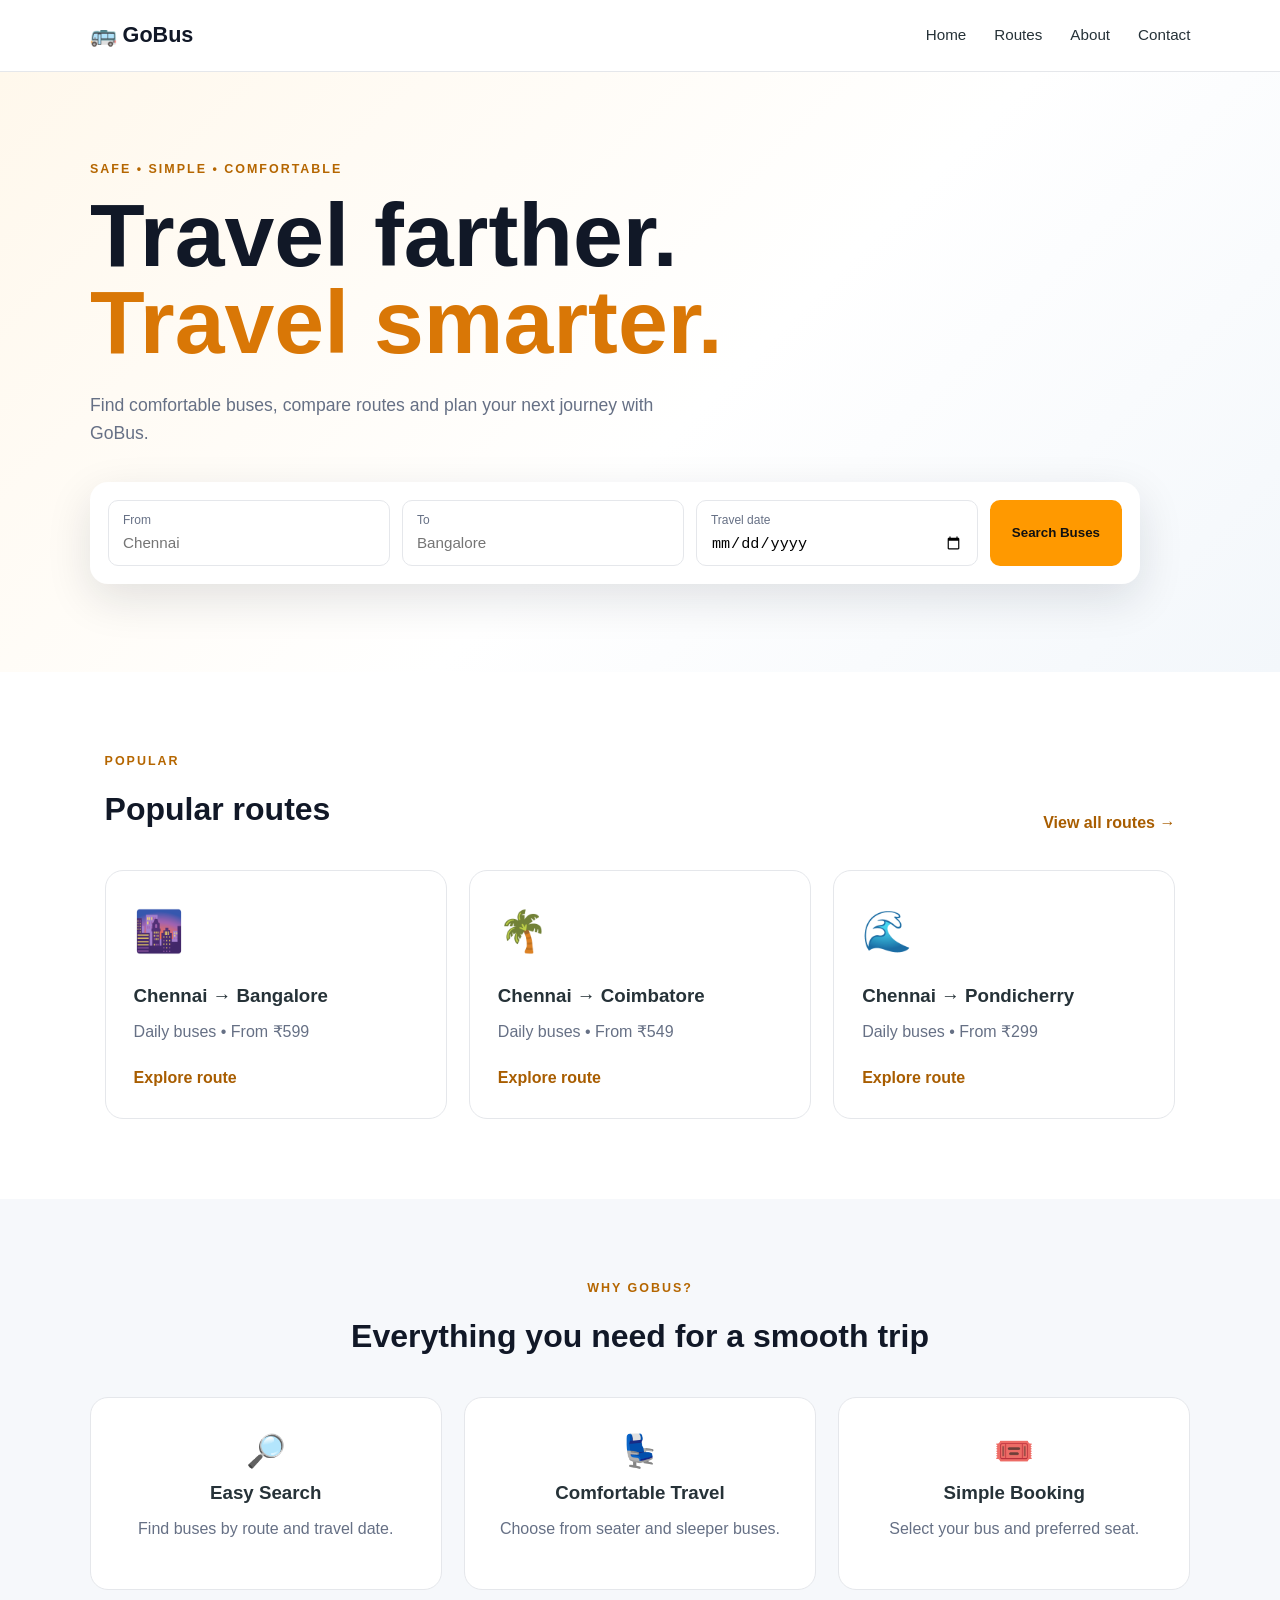
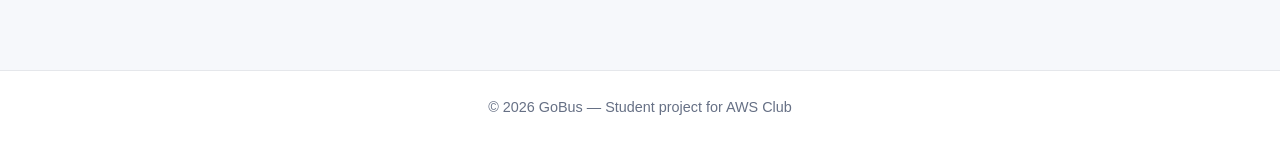
<file: index.html>
<!DOCTYPE html>
<html lang="en">
<head>
  <meta charset="UTF-8">
  <meta name="viewport" content="width=device-width, initial-scale=1.0">
  <title>GoBus | Travel Made Easy</title>
  <link rel="stylesheet" href="style.css">
</head>
<body>
  <header>
    <nav class="navbar">
      <a href="index.html" class="logo">🚌 GoBus</a>
      <div class="nav-links">
        <a href="index.html">Home</a>
        <a href="routes.html">Routes</a>
        <a href="about.html">About</a>
        <a href="contact.html">Contact</a>
      </div>
    </nav>
  </header>

  <main>
    <section class="hero">
      <div class="hero-content">
        <p class="eyebrow">SAFE • SIMPLE • COMFORTABLE</p>
        <h1>Travel farther.<br><span>Travel smarter.</span></h1>
        <p class="hero-text">Find comfortable buses, compare routes and plan your next journey with GoBus.</p>

        <form class="search-box" action="routes.html">
          <div class="field">
            <label for="from">From</label>
            <input id="from" name="from" type="text" placeholder="Chennai">
          </div>
          <div class="field">
            <label for="to">To</label>
            <input id="to" name="to" type="text" placeholder="Bangalore">
          </div>
          <div class="field">
            <label for="date">Travel date</label>
            <input id="date" name="date" type="date">
          </div>
          <button class="btn" type="submit">Search Buses</button>
        </form>
      </div>
    </section>

    <section class="section">
      <div class="section-heading">
        <div>
          <p class="eyebrow">POPULAR</p>
          <h2>Popular routes</h2>
        </div>
        <a href="routes.html" class="text-link">View all routes →</a>
      </div>

      <div class="route-grid">
        <article class="route-card">
          <div class="route-icon">🌆</div>
          <h3>Chennai → Bangalore</h3>
          <p>Daily buses • From ₹599</p>
          <a href="routes.html" class="card-link">Explore route</a>
        </article>
        <article class="route-card">
          <div class="route-icon">🌴</div>
          <h3>Chennai → Coimbatore</h3>
          <p>Daily buses • From ₹549</p>
          <a href="routes.html" class="card-link">Explore route</a>
        </article>
        <article class="route-card">
          <div class="route-icon">🌊</div>
          <h3>Chennai → Pondicherry</h3>
          <p>Daily buses • From ₹299</p>
          <a href="routes.html" class="card-link">Explore route</a>
        </article>
      </div>
    </section>

    <section class="section light-section">
      <div class="section-heading centered">
        <div>
          <p class="eyebrow">WHY GOBUS?</p>
          <h2>Everything you need for a smooth trip</h2>
        </div>
      </div>
      <div class="features">
        <div class="feature"><span>🔎</span><h3>Easy Search</h3><p>Find buses by route and travel date.</p></div>
        <div class="feature"><span>💺</span><h3>Comfortable Travel</h3><p>Choose from seater and sleeper buses.</p></div>
        <div class="feature"><span>🎟️</span><h3>Simple Booking</h3><p>Select your bus and preferred seat.</p></div>
      </div>
    </section>
  </main>

  <footer>
    <p>© 2026 GoBus — Student project for AWS Club</p>
  </footer>
</body>
</html>
</file>
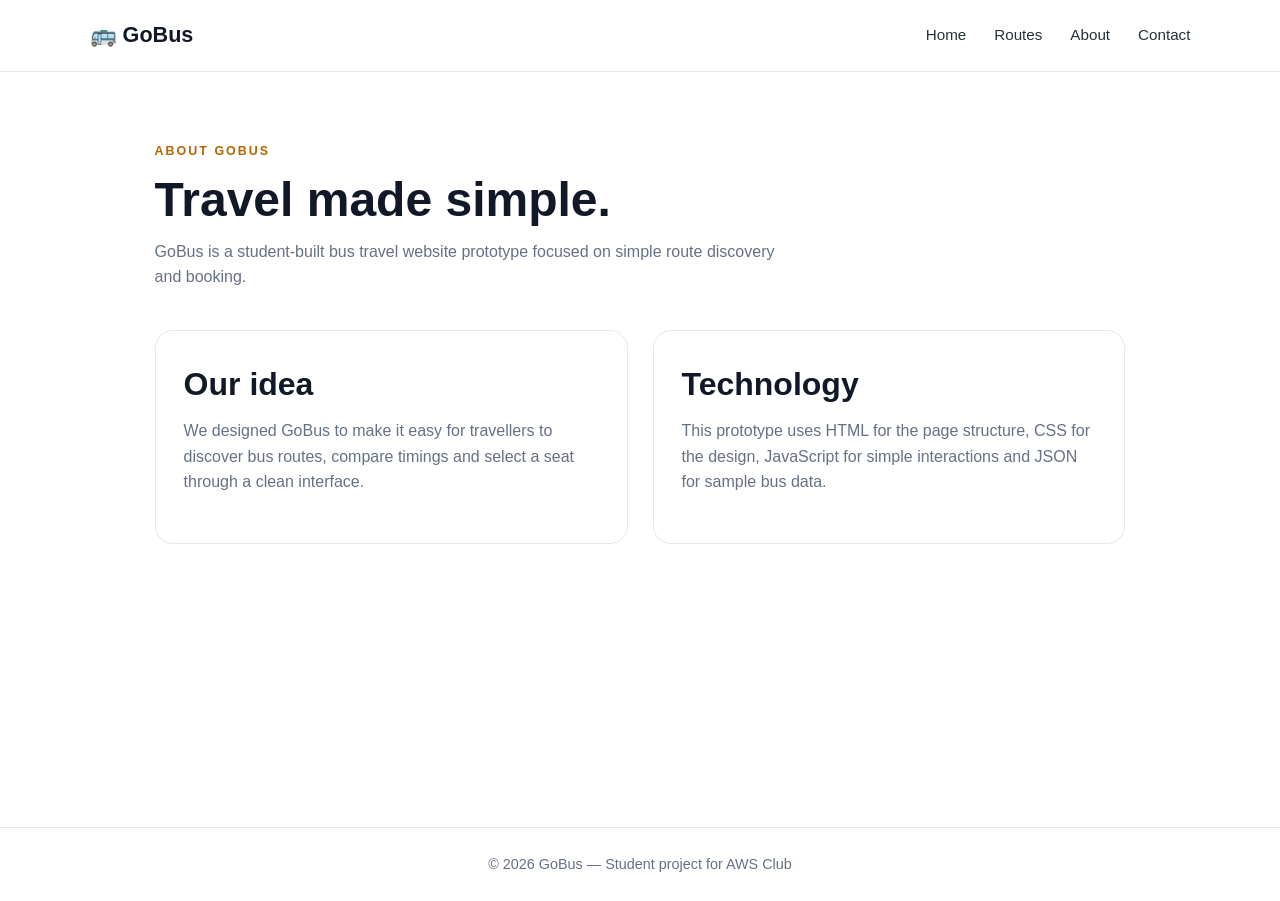
<file: about.html>
<!DOCTYPE html>
<html lang="en">
<head>
  <meta charset="UTF-8">
  <meta name="viewport" content="width=device-width, initial-scale=1.0">
  <title>GoBus | About</title>
  <link rel="stylesheet" href="style.css">
</head>
<body>
  <header>
    <nav class="navbar">
      <a href="index.html" class="logo">🚌 GoBus</a>
      <div class="nav-links">
        <a href="index.html">Home</a>
        <a href="routes.html">Routes</a>
        <a href="about.html">About</a>
        <a href="contact.html">Contact</a>
      </div>
    </nav>
  </header>

  <main class="page">
    <section class="page-header">
      <p class="eyebrow">ABOUT GOBUS</p>
      <h1>Travel made simple.</h1>
      <p>GoBus is a student-built bus travel website prototype focused on simple route discovery and booking.</p>
    </section>

    <section class="about-grid">
      <div class="about-box">
        <h2>Our idea</h2>
        <p>We designed GoBus to make it easy for travellers to discover bus routes, compare timings and select a seat through a clean interface.</p>
      </div>
      <div class="about-box">
        <h2>Technology</h2>
        <p>This prototype uses HTML for the page structure, CSS for the design, JavaScript for simple interactions and JSON for sample bus data.</p>
      </div>
    </section>
  </main>

  <footer>
    <p>© 2026 GoBus — Student project for AWS Club</p>
  </footer>
</body>
</html>
</file>
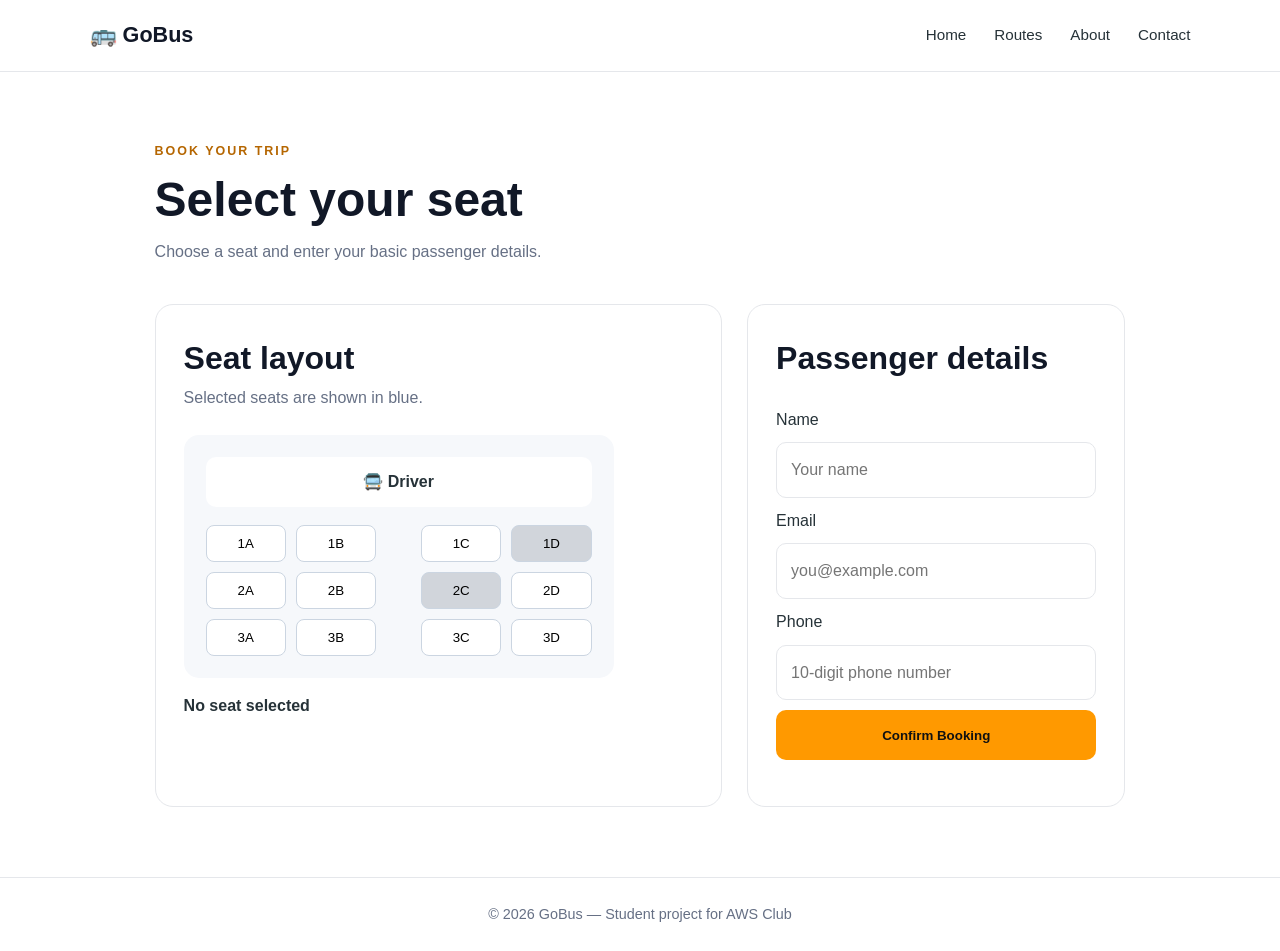
<file: booking.html>
<!DOCTYPE html>
<html lang="en">
<head>
  <meta charset="UTF-8">
  <meta name="viewport" content="width=device-width, initial-scale=1.0">
  <title>GoBus | Booking</title>
  <link rel="stylesheet" href="style.css">
</head>
<body>
  <header>
    <nav class="navbar">
      <a href="index.html" class="logo">🚌 GoBus</a>
      <div class="nav-links">
        <a href="index.html">Home</a>
        <a href="routes.html">Routes</a>
        <a href="about.html">About</a>
        <a href="contact.html">Contact</a>
      </div>
    </nav>
  </header>

  <main class="page">
    <section class="page-header">
      <p class="eyebrow">BOOK YOUR TRIP</p>
      <h1>Select your seat</h1>
      <p>Choose a seat and enter your basic passenger details.</p>
    </section>

    <section class="booking-layout">
      <div class="seat-card">
        <h2>Seat layout</h2>
        <p class="muted">Selected seats are shown in blue.</p>
        <div class="bus-layout">
          <div class="driver">🚍 Driver</div>
          <div class="seats">
            <button class="seat" onclick="selectSeat(this)">1A</button>
            <button class="seat" onclick="selectSeat(this)">1B</button>
            <span></span>
            <button class="seat" onclick="selectSeat(this)">1C</button>
            <button class="seat occupied">1D</button>

            <button class="seat" onclick="selectSeat(this)">2A</button>
            <button class="seat" onclick="selectSeat(this)">2B</button>
            <span></span>
            <button class="seat occupied">2C</button>
            <button class="seat" onclick="selectSeat(this)">2D</button>

            <button class="seat" onclick="selectSeat(this)">3A</button>
            <button class="seat" onclick="selectSeat(this)">3B</button>
            <span></span>
            <button class="seat" onclick="selectSeat(this)">3C</button>
            <button class="seat" onclick="selectSeat(this)">3D</button>
          </div>
        </div>
        <p id="selectedSeat" class="selected-message">No seat selected</p>
      </div>

      <form class="form-card" onsubmit="confirmBooking(event)">
        <h2>Passenger details</h2>
        <label>Name</label>
        <input id="passengerName" type="text" required placeholder="Your name">
        <label>Email</label>
        <input type="email" required placeholder="you@example.com">
        <label>Phone</label>
        <input type="tel" required placeholder="10-digit phone number">
        <button class="btn" type="submit">Confirm Booking</button>
        <p id="bookingMessage" class="success"></p>
      </form>
    </section>
  </main>

  <footer>
    <p>© 2026 GoBus — Student project for AWS Club</p>
  </footer>

  <script src="script.js"></script>
</body>
</html>
</file>
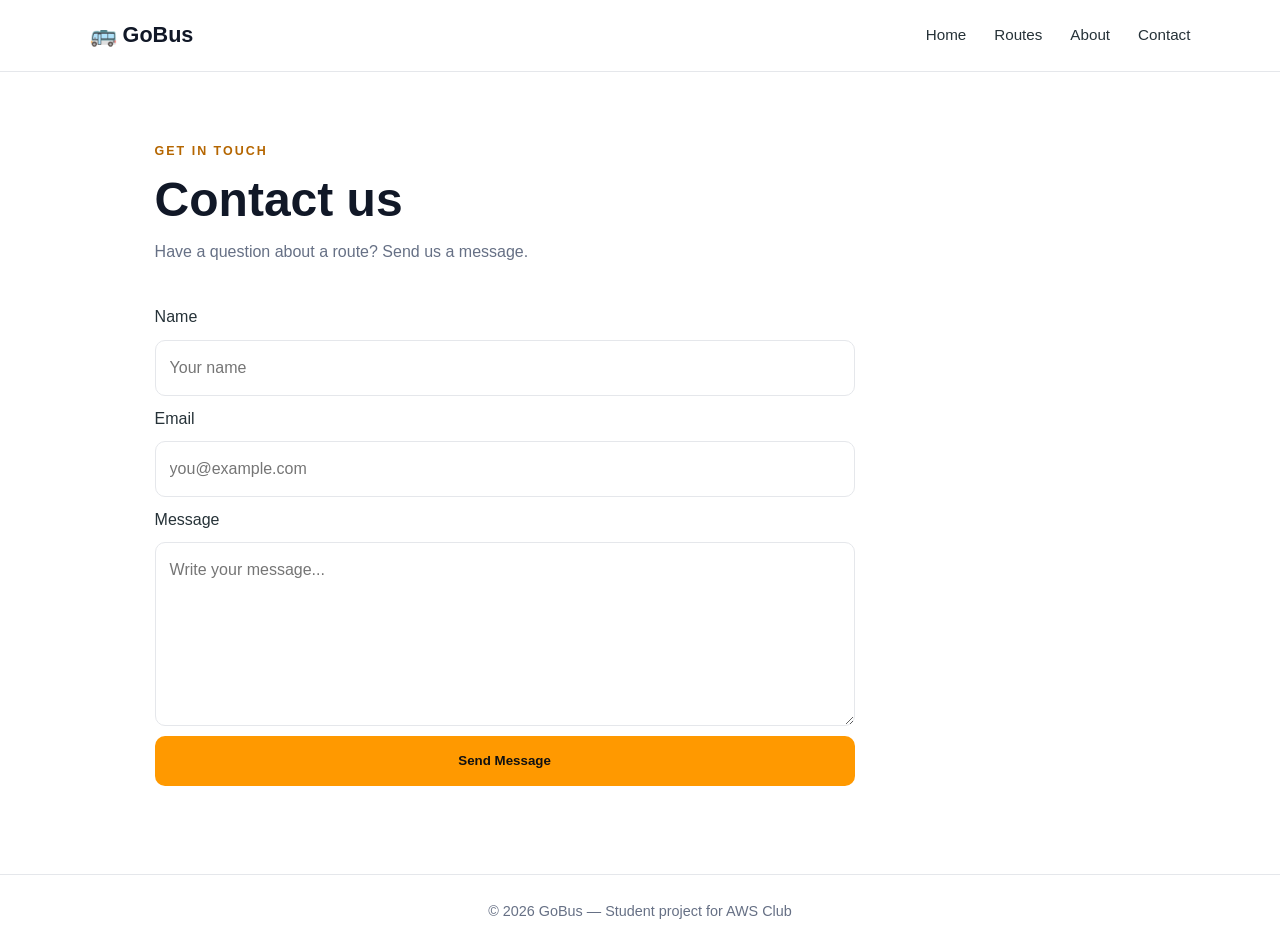
<file: contact.html>
<!DOCTYPE html>
<html lang="en">
<head>
  <meta charset="UTF-8">
  <meta name="viewport" content="width=device-width, initial-scale=1.0">
  <title>GoBus | Contact</title>
  <link rel="stylesheet" href="style.css">
</head>
<body>
  <header>
    <nav class="navbar">
      <a href="index.html" class="logo">🚌 GoBus</a>
      <div class="nav-links">
        <a href="index.html">Home</a>
        <a href="routes.html">Routes</a>
        <a href="about.html">About</a>
        <a href="contact.html">Contact</a>
      </div>
    </nav>
  </header>

  <main class="page">
    <section class="page-header">
      <p class="eyebrow">GET IN TOUCH</p>
      <h1>Contact us</h1>
      <p>Have a question about a route? Send us a message.</p>
    </section>

    <form class="contact-form" onsubmit="sendMessage(event)">
      <label>Name</label>
      <input type="text" required placeholder="Your name">
      <label>Email</label>
      <input type="email" required placeholder="you@example.com">
      <label>Message</label>
      <textarea rows="6" required placeholder="Write your message..."></textarea>
      <button class="btn" type="submit">Send Message</button>
      <p id="contactMessage" class="success"></p>
    </form>
  </main>

  <footer>
    <p>© 2026 GoBus — Student project for AWS Club</p>
  </footer>

  <script src="script.js"></script>
</body>
</html>
</file>
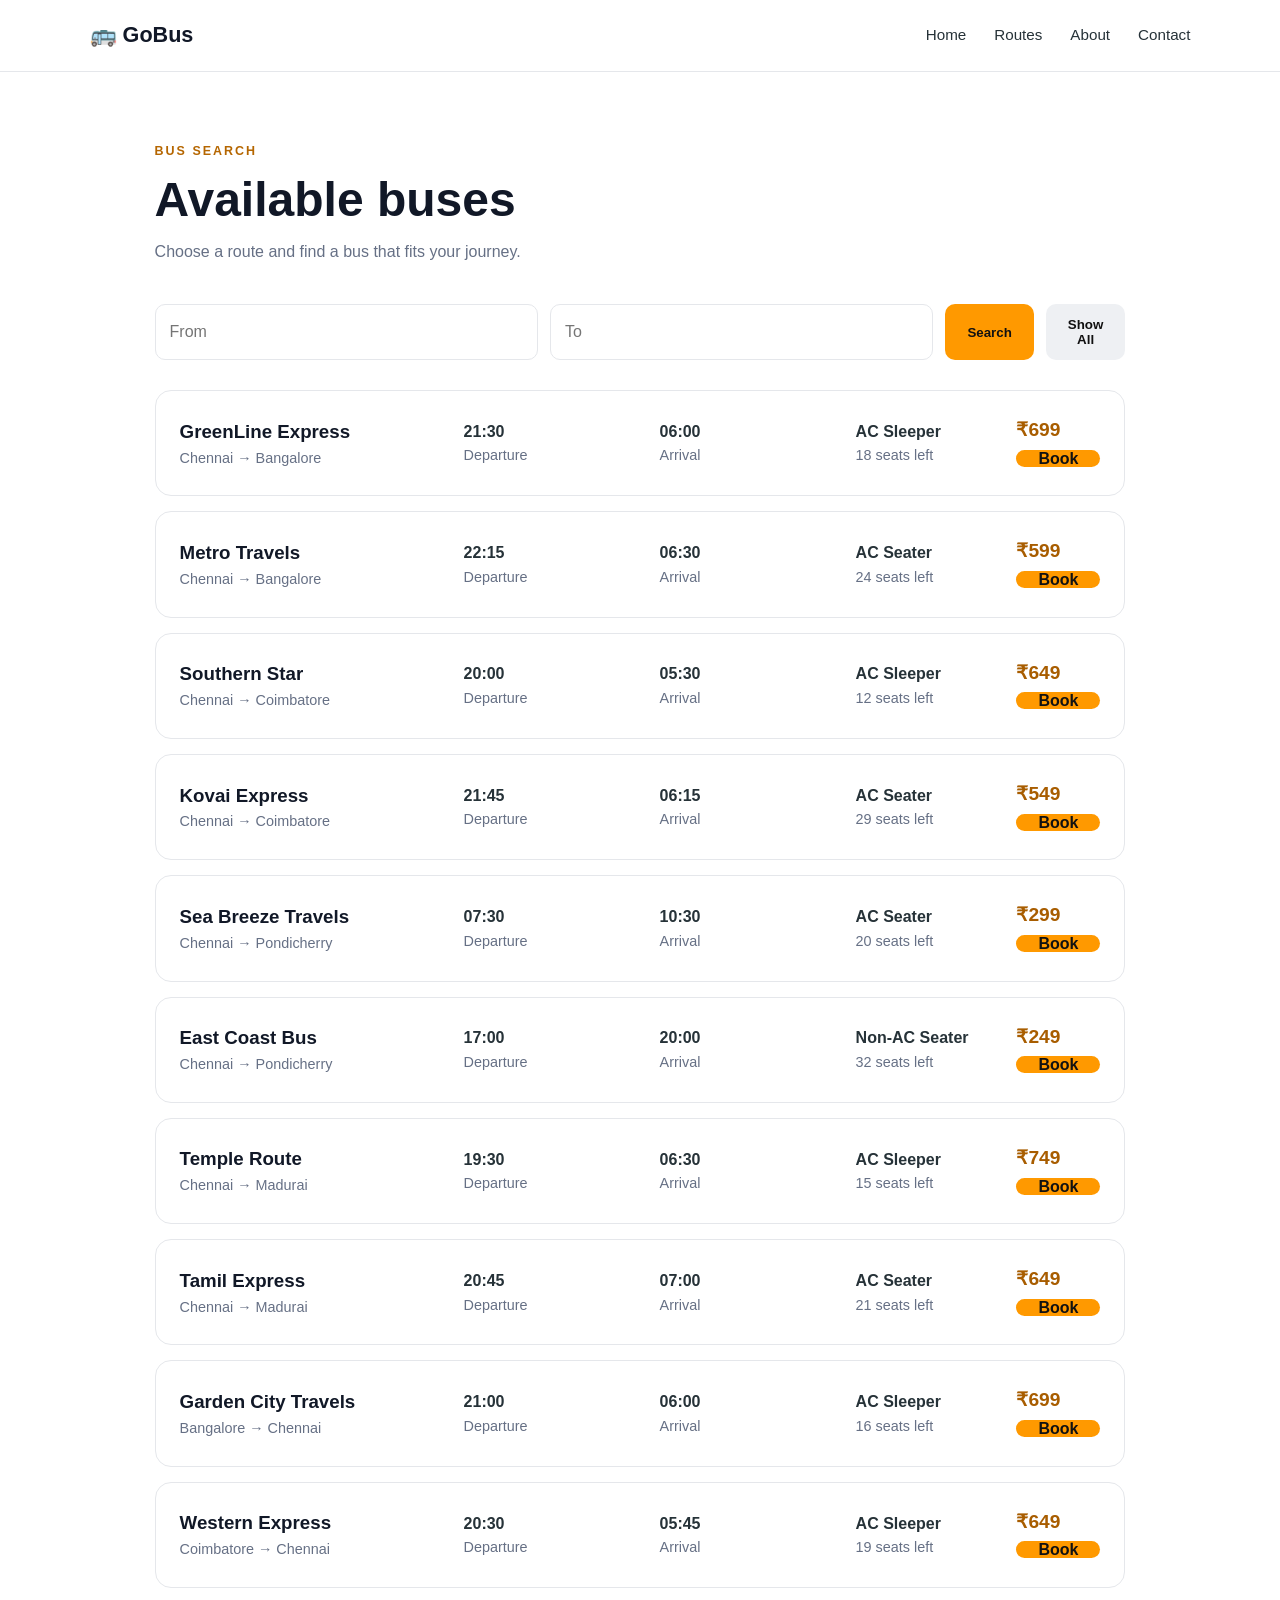
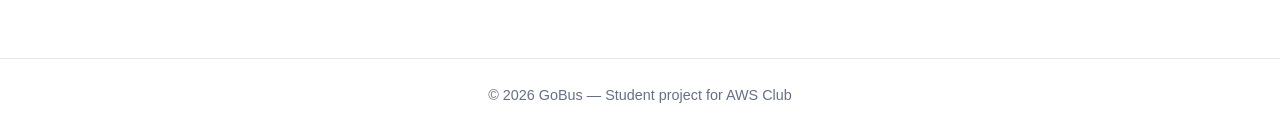
<file: routes.html>
<!DOCTYPE html>
<html lang="en">
<head>
  <meta charset="UTF-8">
  <meta name="viewport" content="width=device-width, initial-scale=1.0">
  <title>GoBus | Bus Routes</title>
  <link rel="stylesheet" href="style.css">
</head>
<body>
  <header>
    <nav class="navbar">
      <a href="index.html" class="logo">🚌 GoBus</a>
      <div class="nav-links">
        <a href="index.html">Home</a>
        <a href="routes.html">Routes</a>
        <a href="about.html">About</a>
        <a href="contact.html">Contact</a>
      </div>
    </nav>
  </header>

  <main class="page">
    <section class="page-header">
      <p class="eyebrow">BUS SEARCH</p>
      <h1>Available buses</h1>
      <p>Choose a route and find a bus that fits your journey.</p>
    </section>

    <section class="filters">
      <input id="fromFilter" type="text" placeholder="From">
      <input id="toFilter" type="text" placeholder="To">
      <button class="btn" onclick="filterBuses()">Search</button>
      <button class="btn secondary" onclick="showAll()">Show All</button>
    </section>

    <section id="busList" class="bus-list"></section>
  </main>

  <footer>
    <p>© 2026 GoBus — Student project for AWS Club</p>
  </footer>

  <script src="script.js"></script>
</body>
</html>
</file>
<file: style.css>
* {
  box-sizing: border-box;
  margin: 0;
  padding: 0;
}

:root {
  --primary: #ff9900;
  --dark: #111827;
  --text: #263238;
  --muted: #667085;
  --light: #f6f8fb;
  --white: #ffffff;
  --border: #e5e7eb;
}

body {
  font-family: Arial, Helvetica, sans-serif;
  color: var(--text);
  background: var(--white);
  line-height: 1.6;
}

a {
  text-decoration: none;
  color: inherit;
}

.navbar {
  height: 72px;
  display: flex;
  align-items: center;
  justify-content: space-between;
  padding: 0 7%;
  border-bottom: 1px solid var(--border);
  background: white;
}

.logo {
  font-size: 1.35rem;
  font-weight: 800;
  color: var(--dark);
}

.nav-links {
  display: flex;
  gap: 28px;
  font-size: 0.95rem;
}

.nav-links a:hover {
  color: var(--primary);
}

.hero {
  min-height: 600px;
  display: flex;
  align-items: center;
  padding: 70px 7%;
  background: linear-gradient(135deg, #fff8ec 0%, #ffffff 55%, #f3f7fb 100%);
}

.hero-content {
  width: 100%;
  max-width: 1100px;
  margin: auto;
}

.eyebrow {
  color: #b56600;
  font-size: 0.78rem;
  font-weight: 800;
  letter-spacing: 2px;
  margin-bottom: 12px;
}

.hero h1 {
  font-size: clamp(3rem, 7vw, 5.8rem);
  line-height: 0.98;
  color: var(--dark);
  max-width: 750px;
}

.hero h1 span {
  color: #d97706;
}

.hero-text {
  max-width: 570px;
  color: var(--muted);
  font-size: 1.1rem;
  margin: 24px 0 34px;
}

.search-box {
  background: white;
  padding: 18px;
  border-radius: 18px;
  box-shadow: 0 15px 45px rgba(17, 24, 39, 0.12);
  display: grid;
  grid-template-columns: 1fr 1fr 1fr auto;
  gap: 12px;
  max-width: 1050px;
}

.field {
  border: 1px solid var(--border);
  padding: 10px 14px;
  border-radius: 10px;
}

.field label {
  display: block;
  font-size: 0.75rem;
  color: var(--muted);
}

.field input {
  width: 100%;
  border: 0;
  outline: 0;
  font-size: 0.95rem;
  margin-top: 3px;
}

.btn {
  border: 0;
  border-radius: 10px;
  background: var(--primary);
  color: #111;
  padding: 0 22px;
  min-height: 50px;
  font-weight: 800;
  cursor: pointer;
}

.btn:hover {
  transform: translateY(-1px);
  opacity: 0.9;
}

.btn.secondary {
  background: #eef0f3;
}

.section {
  padding: 80px 7%;
  max-width: 1250px;
  margin: auto;
}

.light-section {
  max-width: none;
  background: var(--light);
}

.section-heading {
  display: flex;
  align-items: end;
  justify-content: space-between;
  margin-bottom: 35px;
}

.section-heading.centered {
  justify-content: center;
  text-align: center;
}

h2 {
  font-size: 2rem;
  color: var(--dark);
}

.text-link, .card-link {
  color: #a85d00;
  font-weight: 700;
}

.route-grid, .features {
  display: grid;
  grid-template-columns: repeat(3, 1fr);
  gap: 22px;
}

.route-card, .feature, .about-box, .seat-card, .form-card {
  background: white;
  border: 1px solid var(--border);
  border-radius: 18px;
  padding: 28px;
}

.route-icon {
  font-size: 2.5rem;
  margin-bottom: 18px;
}

.route-card p, .feature p, .about-box p {
  color: var(--muted);
  margin: 8px 0 20px;
}

.feature {
  text-align: center;
}

.feature span {
  font-size: 2rem;
}

.page {
  max-width: 1150px;
  margin: auto;
  padding: 70px 7%;
  min-height: calc(100vh - 145px);
}

.page-header {
  margin-bottom: 40px;
}

.page-header h1 {
  font-size: 3rem;
  color: var(--dark);
  line-height: 1.1;
  margin-bottom: 12px;
}

.page-header > p:last-child {
  color: var(--muted);
  max-width: 650px;
}

.filters {
  display: flex;
  gap: 12px;
  margin-bottom: 30px;
}

.filters input, .form-card input, .contact-form input, .contact-form textarea {
  width: 100%;
  padding: 14px;
  border: 1px solid var(--border);
  border-radius: 10px;
  outline: none;
  font: inherit;
}

.filters input:focus, input:focus, textarea:focus {
  border-color: var(--primary);
}

.bus-list {
  display: grid;
  gap: 15px;
}

.bus-card {
  display: grid;
  grid-template-columns: 1.5fr 1fr 1fr 0.8fr auto;
  align-items: center;
  gap: 20px;
  padding: 24px;
  border: 1px solid var(--border);
  border-radius: 16px;
  background: white;
}

.bus-card h3 {
  color: var(--dark);
}

.bus-card p {
  color: var(--muted);
  font-size: 0.9rem;
}

.price {
  font-size: 1.2rem;
  font-weight: 800;
  color: #a85d00;
}

.booking-layout {
  display: grid;
  grid-template-columns: 1.2fr 0.8fr;
  gap: 25px;
}

.muted {
  color: var(--muted);
}

.bus-layout {
  margin-top: 25px;
  background: var(--light);
  padding: 22px;
  border-radius: 15px;
  max-width: 430px;
}

.driver {
  padding: 12px;
  background: white;
  border-radius: 10px;
  text-align: center;
  margin-bottom: 18px;
  font-weight: 700;
}

.seats {
  display: grid;
  grid-template-columns: repeat(2, 1fr) 25px repeat(2, 1fr);
  gap: 10px;
}

.seat {
  padding: 10px;
  border: 1px solid #cbd5e1;
  border-radius: 8px;
  background: white;
  cursor: pointer;
}

.seat.selected {
  background: #2563eb;
  color: white;
  border-color: #2563eb;
}

.seat.occupied {
  background: #d1d5db;
  cursor: not-allowed;
}

.selected-message {
  margin-top: 15px;
  font-weight: 700;
}

.form-card {
  display: flex;
  flex-direction: column;
  gap: 10px;
}

.form-card h2 {
  margin-bottom: 12px;
}

.success {
  color: #16803c;
  font-weight: 700;
  margin-top: 8px;
}

.about-grid {
  display: grid;
  grid-template-columns: 1fr 1fr;
  gap: 25px;
}

.contact-form {
  max-width: 700px;
  display: flex;
  flex-direction: column;
  gap: 10px;
}

.contact-form textarea {
  resize: vertical;
}

footer {
  padding: 25px 7%;
  border-top: 1px solid var(--border);
  text-align: center;
  color: var(--muted);
  font-size: 0.9rem;
}

@media (max-width: 850px) {
  .nav-links {
    gap: 12px;
  }

  .search-box, .bus-card, .booking-layout, .about-grid {
    grid-template-columns: 1fr;
  }

  .route-grid, .features {
    grid-template-columns: 1fr;
  }

  .filters {
    flex-direction: column;
  }

  .bus-card {
    gap: 10px;
  }
}

@media (max-width: 600px) {
  .navbar {
    padding: 0 5%;
  }

  .nav-links {
    display: none;
  }

  .hero, .section, .page {
    padding-left: 5%;
    padding-right: 5%;
  }

  .hero h1 {
    font-size: 3rem;
  }
}
</file>
